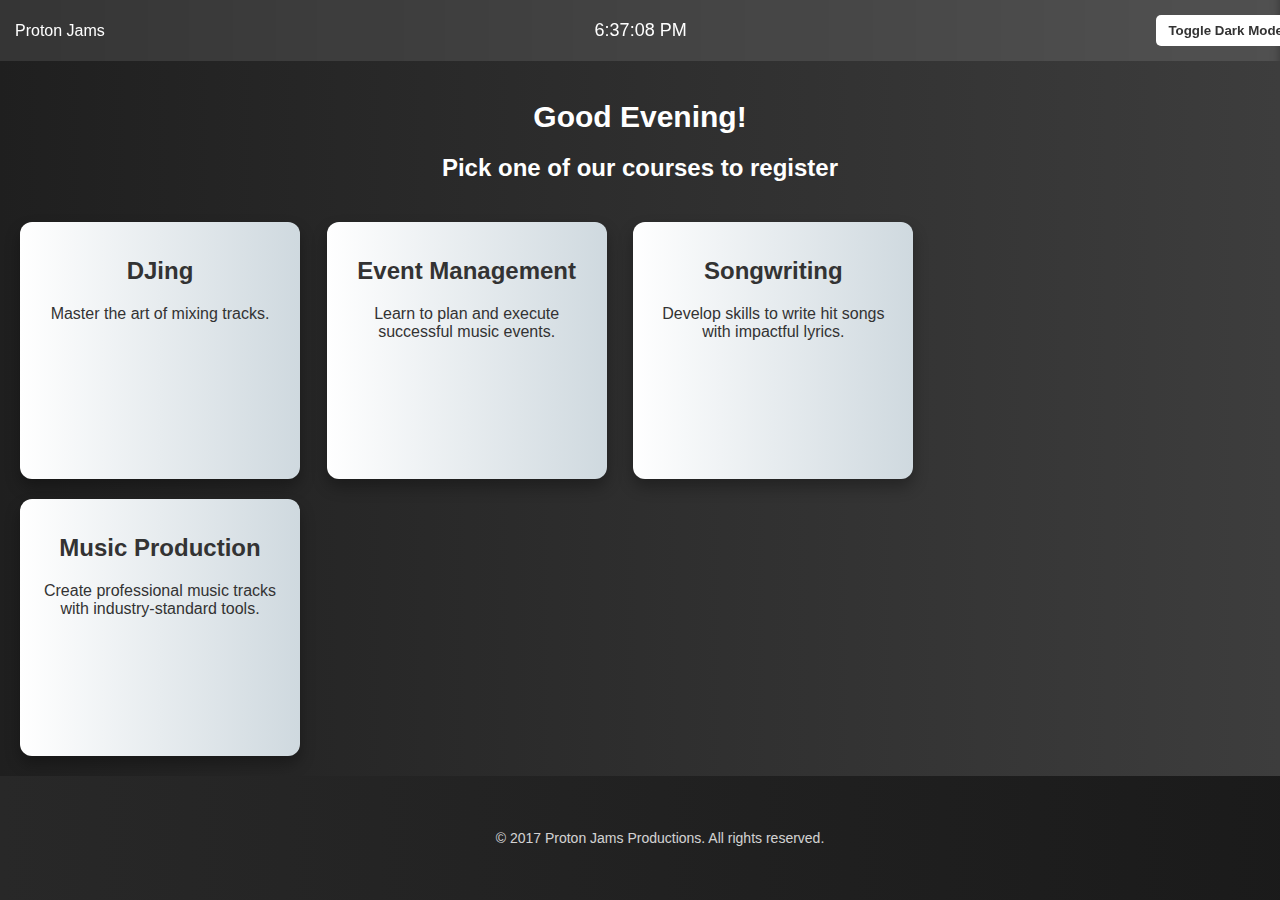
<file: courses.html>
<!DOCTYPE html>
<html lang="en">
<head>
    <meta charset="UTF-8">
    <meta name="viewport" content="width=device-width, initial-scale=1.0">
    <title>Courses - Proton Jams</title>
    <link rel="shortcut icon" href="header2.jpg" type="image/x-icon">
    <style>
        body {
            font-family: 'Poppins', sans-serif;
            background: linear-gradient(to right, #1f1f1f, #3d3d3d);
            color: #fff;
            margin: 0;
            display: flex;
            flex-direction: column;
            text-align: center;
            min-height: 100vh;
        }

        nav {
            display: flex;
            justify-content: space-between;
            align-items: center;
            width: 100%;
            padding: 15px;
            background: rgba(255, 255, 255, 0.1);
            backdrop-filter: blur(5px);
            position: fixed;
            top: 0;
            left: 0;
            z-index: 10;
        }

        #clock {
            font-size: 18px;
            margin-left: 20px;
        }

        .toggle-btn {
            background: #fff;
            color: #333;
            border: none;
            padding: 8px 12px;
            cursor: pointer;
            border-radius: 5px;
            font-weight: bold;
        }

        .dark-mode {
            background: linear-gradient(to right, #333, #555);
        }

        h1 {
            margin-top: 100px;
            font-size: 30px;
        }

        .courses-container {
            display: grid;
            grid-template-columns: repeat(auto-fit, minmax(250px, 1fr));
            gap: 20px;
            max-width: 900px;
            padding: 20px;
            justify-content: center;
            flex-grow: 1;
        }

        .course {
            width: 250px;
            height: auto;
            padding: 15px;
            background: linear-gradient(to right, #ffffff, #cfd9df);
            color: #333;
            border-radius: 12px;
            box-shadow: 0px 8px 15px rgba(0, 0, 0, 0.3);
            cursor: pointer;
            transition: transform 0.3s ease-in-out;
        }

        .course:hover {
            transform: scale(1.05);
        }

        .form-container {
            display: none;
            position: fixed;
            top: 50%;
            left: 50%;
            transform: translate(-50%, -50%);
            background: white;
            padding: 20px;
            border-radius: 10px;
            box-shadow: 0px 4px 10px rgba(0, 0, 0, 0.3);
            width: 90%;
            max-width: 400px;
            z-index: 1000;
        }

        .form-container input {
            width: 100%;
            padding: 8px;
            margin: 10px 0;
            border: 1px solid #333;
            border-radius: 5px;
        }

        .form-container button {
            padding: 10px 15px;
            border-radius: 5px;
            cursor: pointer;
        }

        /* ✨ Fixed Footer Position */
        .footer {
            background: linear-gradient(to right, #282828, #1a1a1a);
            color: #fff;
            padding: 40px 20px;
            text-align: center;
            position: relative;
            font-size: 16px;
            margin-top: auto;
            width: 100%;
        }

        .footer__bottom {
            font-size: 14px;
            opacity: 0.8;
        }
    </style>
</head>
<body>

    <nav>
        <div class="nav__logo">Proton Jams</div>
        <span id="clock"></span>
        <button class="toggle-btn" onclick="toggleDarkMode()">Toggle Dark Mode</button>
    </nav>

    <header>
        <h1 id="greetingMessage"></h1>
        <h2>Pick one of our courses to register</h2>
    </header>

    <main class="courses-container">
    <div class="course" onclick="openEnrollmentForm('DJing')">
        <h2>DJing</h2>
        <p>Master the art of mixing tracks.</p>
    </div>
    <div class="course" onclick="openEnrollmentForm('Event Management')">
        <h2>Event Management</h2>
        <p>Learn to plan and execute successful music events.</p>
    </div>
    <div class="course" onclick="openEnrollmentForm('Songwriting')">
        <h2>Songwriting</h2>
        <p>Develop skills to write hit songs with impactful lyrics.</p>
    </div>
    <div class="course" onclick="openEnrollmentForm('Music Production')">
        <h2>Music Production</h2>
        <p>Create professional music tracks with industry-standard tools.</p>
    </div>
</main>
    </main>

    <div id="formContainer" class="form-container">
        <h2>Enroll in <span id="selectedCourse"></span></h2>
        <input type="text" id="name" placeholder="Your Name" required>
        <input type="email" id="email" placeholder="Your Email" required>
        <input type="tel" id="phone" placeholder="Your Contact Number" required>
        <button onclick="validateForm()">Submit</button>
        <button onclick="closeForm()">Cancel</button>
        <p id="successMessage" style="display:none;">Enrollment Successful!</p>
    </div>

    <footer class="footer">
        <div class="footer__bottom">
            <p>&copy; 2017 Proton Jams Productions. All rights reserved.</p>
        </div>
    </footer>

    <script>
        function getGreeting() {
            let hour = new Date().getHours();
            let greeting = hour < 12 ? "Good Morning!" : hour < 18 ? "Good Afternoon!" : "Good Evening!";
            document.getElementById("greetingMessage").textContent = greeting;
        }

        function updateClock() {
            document.getElementById("clock").textContent = new Date().toLocaleTimeString();
        }

        function toggleDarkMode() {
            document.body.classList.toggle("dark-mode");
            localStorage.setItem('darkMode', document.body.classList.contains("dark-mode"));
        }

        function openEnrollmentForm(courseName) {
            document.getElementById("selectedCourse").textContent = courseName;
            document.getElementById("formContainer").style.display = "block";
        }

        function validateForm() {
            let name = document.getElementById("name").value.trim();
            let email = document.getElementById("email").value.trim();
            let phone = document.getElementById("phone").value.trim();

            if (!name || !email || !phone) {
                alert("All fields are required!");
                return;
            }
            document.getElementById("successMessage").style.display = "block";
            setTimeout(() => document.getElementById("successMessage").style.display = "none", 3000);
        }

        function closeForm() {
            document.getElementById("formContainer").style.display = "none";
        }

        window.onload = () => {
            getGreeting();
            updateClock();
            setInterval(updateClock, 1000);
            if (localStorage.getItem('darkMode') === "true") {
                document.body.classList.add("dark-mode");
            }
        };
    </script>

</body>
</html>
</file>
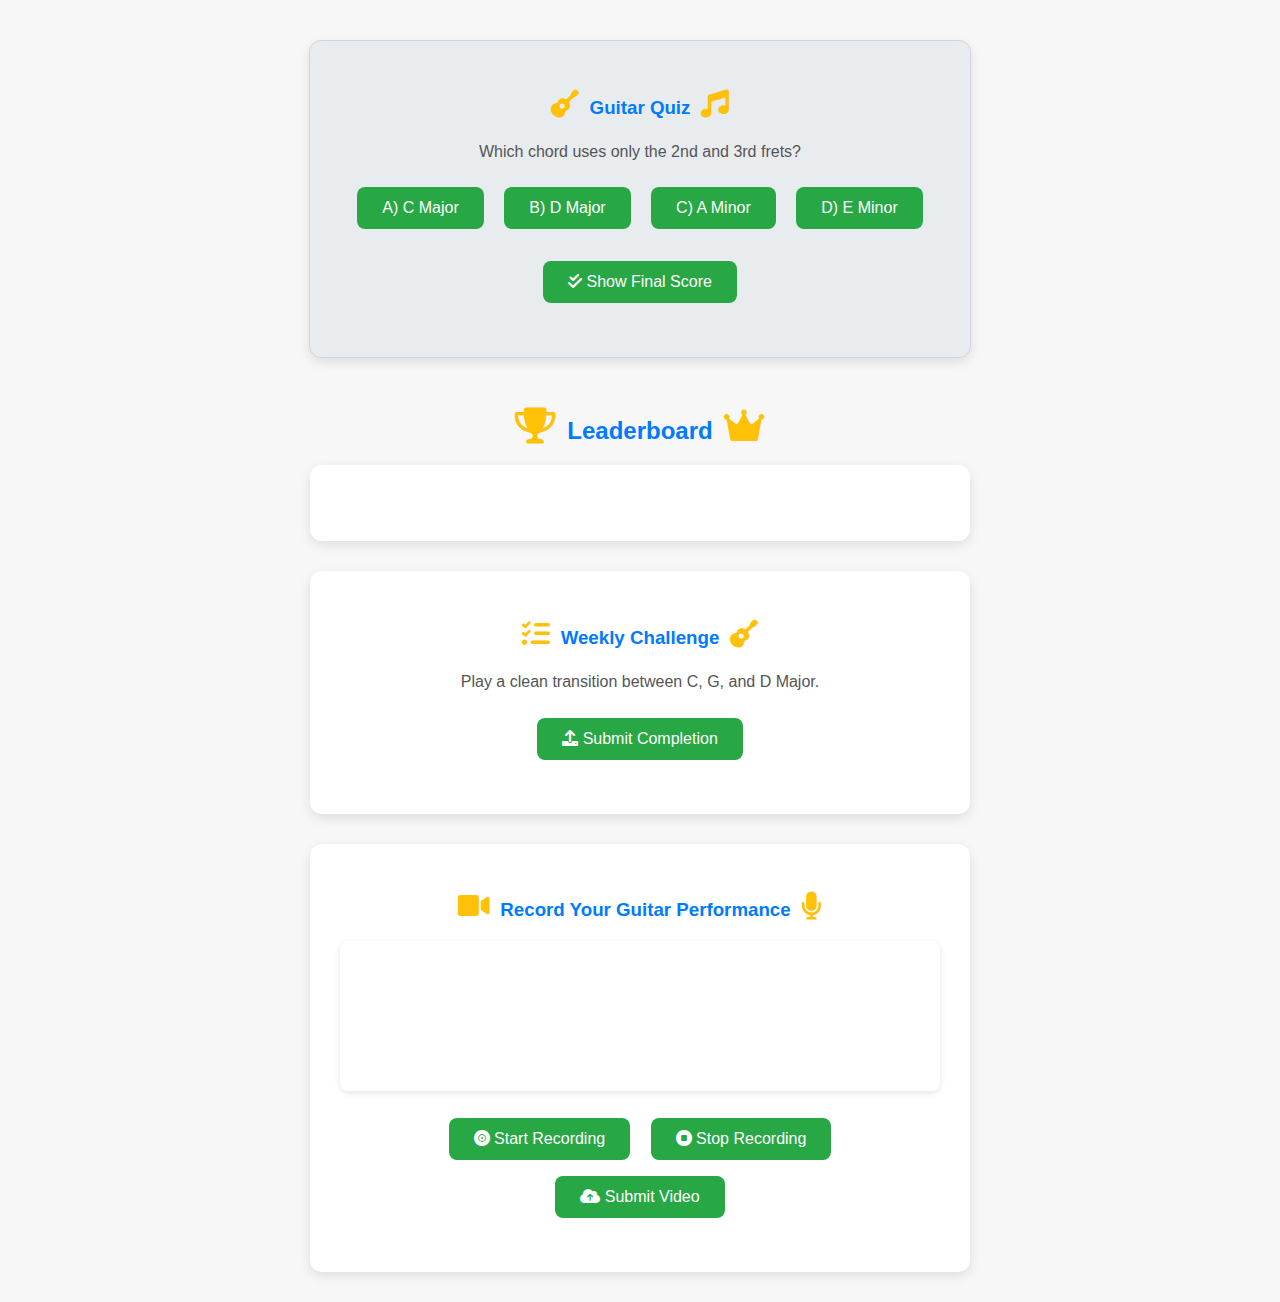
<file: Guitarintro.html>
<!DOCTYPE html>
<html lang="en">
<head>
    <meta charset="UTF-8">
    <meta name="viewport" content="width=device-width, initial-scale=1.0">
    <title>Guitar Course - Level Up Your Playing!</title>
    <link rel="stylesheet" href="https://cdnjs.cloudflare.com/ajax/libs/font-awesome/6.0.0-beta3/css/all.min.css">
    <style>
        body {
            font-family: 'Arial', sans-serif;
            background-color: #f7f7f7;
            color: #333;
            margin: 0;
            padding: 0;
            display: flex;
            flex-direction: column;
            align-items: center;
            padding-top: 40px;
        }

        .container {
            background-color: #fff;
            border-radius: 12px;
            box-shadow: 0 4px 12px rgba(0, 0, 0, 0.1);
            padding: 30px;
            margin-bottom: 30px;
            width: 90%;
            max-width: 600px;
            text-align: center;
        }

        h2, h3 {
            color: #007bff;
            margin-bottom: 20px;
        }

        p {
            line-height: 1.6;
            margin-bottom: 15px;
            color: #555;
        }

        button {
            background-color: #28a745;
            color: white;
            border: none;
            padding: 12px 25px;
            border-radius: 8px;
            cursor: pointer;
            font-size: 1em;
            transition: background-color 0.3s ease;
            margin: 8px;
        }

        button:hover {
            background-color: #1e7e34;
        }

        .badge {
            font-size: 1.2em;
            color: white;
            padding: 10px 15px;
            border-radius: 5px;
            margin-top: 10px;
            display: inline-block;
        }

        .gold { background: gold; color: #333; }
        .silver { background: silver; color: #333; }
        .bronze { background: #cd7f32; color: white; }

        #leaderboardList {
            list-style: none;
            padding: 0;
        }

        #leaderboardList li {
            padding: 10px 0;
            border-bottom: 1px solid #eee;
            display: flex;
            justify-content: space-between;
            align-items: center;
        }

        #leaderboardList li:last-child {
            border-bottom: none;
        }

        #leaderboardList li .rank {
            font-weight: bold;
            margin-right: 10px;
            color: #007bff;
        }

        #leaderboardList li .name {
            flex-grow: 1;
            text-align: left;
            color: #333;
        }

        #leaderboardList li .score {
            font-weight: bold;
            color: #28a745;
        }

        /* Video Styles */
        #video {
            width: 100%;
            max-height: 300px;
            border-radius: 8px;
            margin-bottom: 15px;
            box-shadow: 0 2px 6px rgba(0, 0, 0, 0.1);
        }

        /* Musical Enhancements */
        @keyframes pulse {
            0% { transform: scale(1); }
            50% { transform: scale(1.05); }
            100% { transform: scale(1); }
        }

        .musical-note {
            display: inline-block;
            font-size: 1.5em;
            margin: 0 5px;
            color: #ffc107; /* Goldish color */
            animation: pulse 1s infinite alternate;
        }

        .quiz-active {
            background-color: #e9ecef;
            border: 1px solid #d1d3e2;
        }

        .correct-answer {
            background-color: #d4edda;
            color: #155724;
            border: 1px solid #c3e6cb;
        }

        .wrong-answer {
            background-color: #f8d7da;
            color: #721c24;
            border: 1px solid #f5c6cb;
        }

        .challenge-submitted {
            background-color: #fff3cd;
            color: #85640a;
            border: 1px solid #ffeeba;
        }
    </style>
</head>
<body>

    <div class="container quiz-active">
        <h3><i class="fas fa-guitar musical-note"></i> Guitar Quiz <i class="fas fa-music musical-note"></i></h3>
        <p id="question">Which chord uses only the 2nd and 3rd frets?</p>
        <div id="answerButtons">
            <button onclick="checkAnswer('A', 'C Major')">A) C Major</button>
            <button onclick="checkAnswer('B', 'D Major')">B) D Major</button>
            <button onclick="checkAnswer('C', 'A Minor')">C) A Minor</button>
            <button onclick="checkAnswer('D', 'E Minor')">D) E Minor</button>
        </div>
        <p id="quizResult"></p>
        <button onclick="showScore()"><i class="fas fa-check-double"></i> Show Final Score</button>
        <p id="finalScore"></p>
    </div>

    <h2><i class="fas fa-trophy musical-note"></i> Leaderboard <i class="fas fa-crown musical-note"></i></h2>
    <div class="container">
        <ul id="leaderboardList"></ul>
    </div>

    <div class="container">
        <h3><i class="fas fa-tasks musical-note"></i> Weekly Challenge <i class="fas fa-guitar musical-note"></i></h3>
        <p id="challengeText">Play a clean transition between C, G, and D Major.</p>
        <button onclick="completeChallenge()"><i class="fas fa-upload"></i> Submit Completion</button>
        <p id="challengeBadge"></p>
    </div>

    <div class="container">
        <h3><i class="fas fa-video musical-note"></i> Record Your Guitar Performance <i class="fas fa-microphone musical-note"></i></h3>
        <video id="video" autoplay muted></video>
        <div>
            <button id="startRecord"><i class="fas fa-record-vinyl"></i> Start Recording</button>
            <button id="stopRecord" disabled><i class="fas fa-stop-circle"></i> Stop Recording</button>
        </div>
        <button onclick="uploadVideo()" disabled><i class="fas fa-cloud-upload-alt"></i> Submit Video</button>
        <p id="videoStatus"></p>
    </div>

    <script>
        // Quiz Data
        const quizQuestions = [
            {
                question: "Which chord uses only the 2nd and 3rd frets?",
                options: ["C Major", "D Major", "A Minor", "E Minor"],
                correctAnswer: "D Major"
            },
            // Add more quiz questions here!
        ];

        let currentQuestionIndex = 0;
        let score = 0;
        const questionElement = document.getElementById("question");
        const answerButtonsElement = document.getElementById("answerButtons");
        const quizResultElement = document.getElementById("quizResult");
        const finalScoreElement = document.getElementById("finalScore");

        function loadQuestion() {
            const currentQuestion = quizQuestions[currentQuestionIndex];
            questionElement.textContent = currentQuestion.question;
            answerButtonsElement.innerHTML = ""; // Clear previous buttons

            currentQuestion.options.forEach(option => {
                const button = document.createElement("button");
                button.textContent = option;
                button.onclick = () => checkAnswer(option);
                answerButtonsElement.appendChild(button);
            });
        }

        function checkAnswer(selectedAnswer) {
            const currentQuestion = quizQuestions[currentQuestionIndex];
            const resultText = selectedAnswer === currentQuestion.correctAnswer ? "Correct! <i class='fas fa-check musical-note'></i>" : Incorrect. The correct answer was ${currentQuestion.correctAnswer} <i class='fas fa-times musical-note'></i>;
            quizResultElement.innerHTML = resultText;

            const buttons = answerButtonsElement.querySelectorAll('button');
            buttons.forEach(button => {
                button.disabled = true;
                if (button.textContent === currentQuestion.correctAnswer) {
                    button.classList.add('correct-answer');
                } else if (button.textContent === selectedAnswer && selectedAnswer !== currentQuestion.correctAnswer) {
                    button.classList.add('wrong-answer');
                }
            });

            if (selectedAnswer === currentQuestion.correctAnswer) {
                score++;
            }

            // Move to the next question after a short delay
            setTimeout(() => {
                currentQuestionIndex++;
                quizResultElement.textContent = ""; // Clear result
                if (currentQuestionIndex < quizQuestions.length) {
                    loadQuestion();
                    buttons.forEach(button => {
                        button.disabled = false;
                        button.classList.remove('correct-answer', 'wrong-answer');
                    });
                } else {
                    showScore();
                }
            }, 1500);
        }

        function showScore() {
            questionElement.textContent = "Quiz Completed!";
            answerButtonsElement.innerHTML = "";
            finalScoreElement.innerHTML = Final Score: ${score}/${quizQuestions.length} <i class="fas fa-star musical-note"></i>;
            updateLeaderboard(localStorage.getItem("currentUser") || "Guest", score);
        }

        // Leaderboard
        function updateLeaderboard(player, score) {
            let leaderboard = JSON.parse(localStorage.getItem("leaderboard")) || [];
            const existingPlayerIndex = leaderboard.findIndex(p => p.name === player);

            if (existingPlayerIndex !== -1) {
                leaderboard[existingPlayerIndex].score = Math.max(leaderboard[existingPlayerIndex].score, score);
            } else {
                leaderboard.push({ name: player, score });
            }

            leaderboard.sort((a, b) => b.score - a.score);
            localStorage.setItem("leaderboard", JSON.stringify(leaderboard));
            displayLeaderboard();
        }

        function displayLeaderboard() {
            const leaderboardList = document.getElementById("leaderboardList");
            leaderboardList.innerHTML = "";
            const leaderboardData = JSON.parse(localStorage.getItem("leaderboard")) || [];

            leaderboardData.forEach((player, index) => {
                const listItem = document.createElement("li");
                listItem.innerHTML = <span class="rank">${index + 1}.</span> <span class="name">${player.name}</span> <span class="score">${player.score} pts</span>;
                leaderboardList.appendChild(listItem);
            });
        }

        displayLeaderboard(); // Load leaderboard on page load
        loadQuestion(); // Start the quiz

        // Weekly Challenge Badge System
        const challengeTextElement = document.getElementById("challengeText");
        const challengeBadgeElement = document.getElementById("challengeBadge");

        function completeChallenge() {
            challengeBadgeElement.classList.add('challenge-submitted');
            challengeBadgeElement.innerHTML = '<i class="fas fa-spinner fa-spin musical-note"></i> Submitting...';
            setTimeout(() => {
                let challengeScore = Math.floor(Math.random() * 100);
                let badgeHTML = '';
                if (challengeScore > 85) {
                    badgeHTML = '<span class="badge gold"><i class="fas fa-award"></i> Gold Badge 🥇</span>';
                } else if (challengeScore > 70) {
                    badgeHTML = '<span class="badge silver"><i class="fas fa-award"></i> Silver Badge 🥈</span>';
                } else {
                    badgeHTML = '<span class="badge bronze"><i class="fas fa-award"></i> Bronze Badge 🥉</span>';
                }

                localStorage.setItem("challengeCompleted", badgeHTML);
                challengeBadgeElement.innerHTML = badgeHTML;
                challengeBadgeElement.classList.remove('challenge-submitted');
                alert("Challenge Submitted! Badge awarded.");
            }, 2000);
        }

        // Video Submission
        let mediaRecorder;
        let recordedChunks = [];
        const videoElement = document.getElementById("video");
        const startRecordButton = document.getElementById("startRecord");
        const stopRecordButton = document.getElementById("stopRecord");
        const uploadVideoButton = document.getElementById("uploadVideo");
        const videoStatusElement = document.getElementById("videoStatus");

        navigator.mediaDevices.getUserMedia({ video: true, audio: true })
            .then(stream => {
                videoElement.srcObject = stream;
                mediaRecorder = new MediaRecorder(stream);

                mediaRecorder.ondataavailable = event => {
                    if (event.data.size > 0) {
                        recordedChunks.push(event.data);
                    }
                };

                mediaRecorder.onstop = () => {
                    const blob = new Blob(recordedChunks, { type: "video/webm" });
                    localStorage.setItem("submittedVideo", URL.createObjectURL(blob));
                    videoStatusElement.textContent = "Video recorded!";
                    uploadVideoButton.disabled = false;
                    startRecordButton.disabled = false;
                    stopRecordButton.disabled = true;
                };

                startRecordButton.onclick = () => {
                    recordedChunks = [];
                    mediaRecorder.start();
                    startRecordButton.disabled = true;
                    stopRecordButton.disabled = false;
                    uploadVideoButton.disabled = true;
                    videoStatusElement.textContent = "Recording...";
                };

                stopRecordButton.onclick = () => {
                    if (mediaRecorder && mediaRecorder.state === "recording") {
                        mediaRecorder.stop();
                        videoStatusElement.textContent = "Stopping recording...";
                    }
                };
            })
            .catch(error => {
                console.error("Error accessing media devices:", error);
                videoStatusElement.textContent = "Camera/Microphone access denied.";
                startRecordButton.disabled = true;
                stopRecordButton.disabled = true;
                uploadVideoButton.disabled = true;
            });

        function uploadVideo() {
            if (localStorage.getItem("submittedVideo")) {
                videoStatusElement.textContent = "Uploading video... <i class='fas fa-spinner fa-spin musical-note'></i>";
                setTimeout(() => {
                    alert("Video submitted successfully! (Simulated)");
                    videoStatusElement.textContent = "Video submitted!";
                    localStorage.removeItem("submittedVideo"); // Clear local storage after submission (simulated)
                    uploadVideoButton.disabled = true;
                }, 3000);
            } else {
                videoStatusElement.textContent = "Please record a video first.";
            }
        }
    </script>

</body>
</html>
</file>
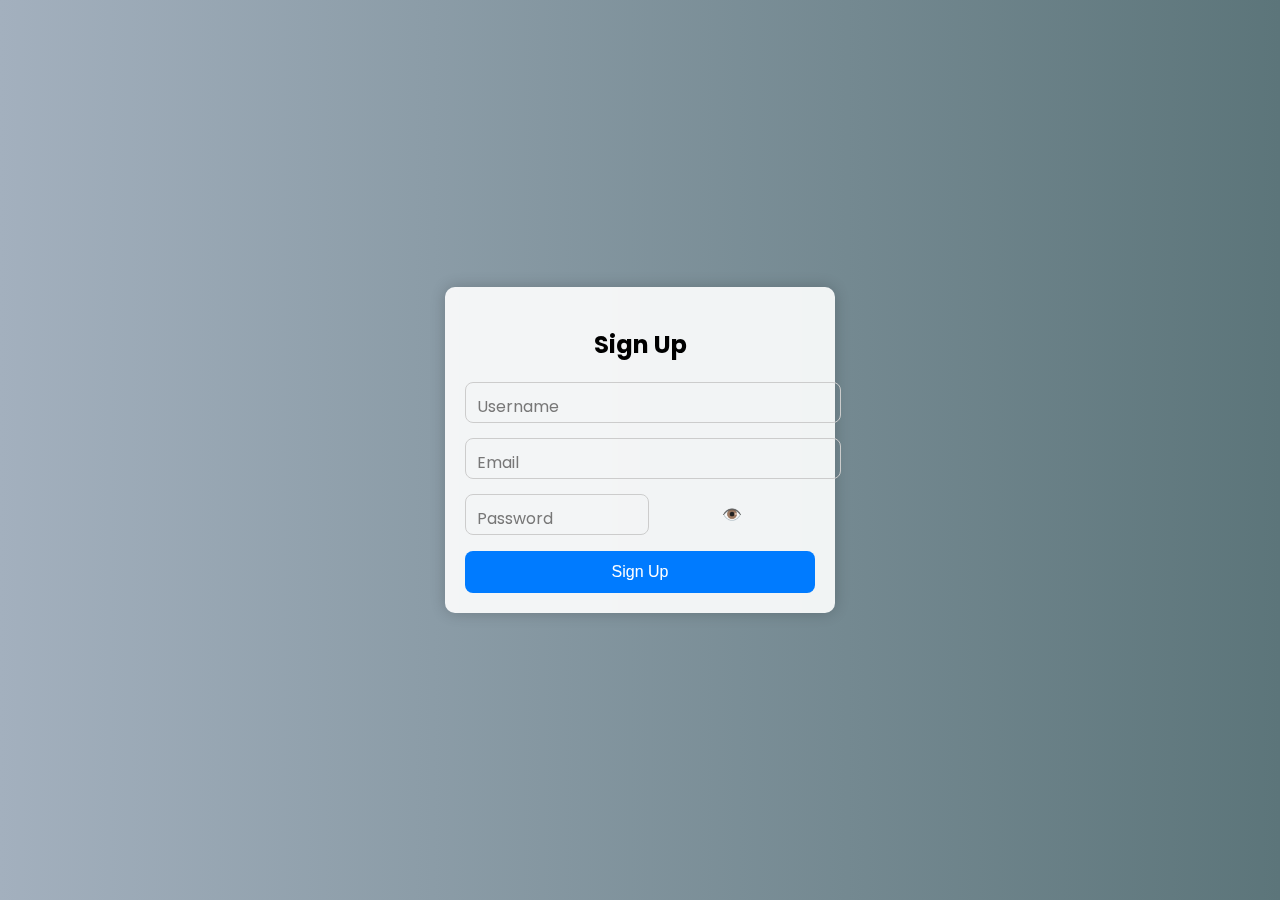
<file: signup.html>
<!DOCTYPE html>
<html lang="en">
<head>
    <meta charset="UTF-8">
    <meta name="viewport" content="width=device-width, initial-scale=1.0">
    <title>Animated Sign Up</title>
    <link href="https://fonts.googleapis.com/css2?family=Poppins:wght@300;400;600&display=swap" rel="stylesheet">
    <style>
        @keyframes fadeIn {
            from { opacity: 0; transform: translateY(-30px); }
            to { opacity: 1; transform: translateY(0); }
        }

        @keyframes bounce {
            0%, 100% { transform: scale(1); }
            50% { transform: scale(1.05); }
        }

        body {
            font-family: 'Poppins', sans-serif;
            display: flex;
            justify-content: center;
            align-items: center;
            height: 100vh;
            background: linear-gradient(to right, #a3b0be, #5c757a);
            margin: 0;
        }

        .container {
            width: 350px;
            padding: 20px;
            background: rgba(255, 255, 255, 0.9);
            box-shadow: 0px 0px 15px rgba(0, 0, 0, 0.2);
            border-radius: 10px;
            backdrop-filter: blur(10px);
            text-align: center;
            animation: fadeIn 0.8s ease-in-out;
        }

        .input-group {
            position: relative;
            margin: 15px 0;
        }

        .input-group input {
            width: 100%;
            padding: 12px;
            border-radius: 8px;
            border: 1px solid #ccc;
            background: transparent;
            transition: all 0.3s ease-in-out;
        }

        .input-group label {
            position: absolute;
            left: 12px;
            top: 12px;
            color: #777;
            transition: 0.3s;
            pointer-events: none;
        }

        .input-group input:focus + label,
        .input-group input:not(:placeholder-shown) + label {
            top: -10px;
            font-size: 12px;
            color: #007BFF;
        }

        input:focus {
            outline: none;
            border-color: #007BFF;
            box-shadow: 0px 0px 8px rgba(0, 123, 255, 0.5);
        }

        .password-container {
            display: flex;
            align-items: center;
            justify-content: space-between;
        }

        .toggle-password {
            cursor: pointer;
            font-size: 16px;
            padding: 8px;
            background: none;
            border: none;
        }

        button {
            width: 100%;
            padding: 12px;
            background: #007BFF;
            color: white;
            border: none;
            font-size: 16px;
            cursor: pointer;
            border-radius: 8px;
            transition: 0.3s;
        }

        button:hover {
            background: #0056b3;
            animation: bounce 0.3s ease-in-out;
        }

        .loading {
            display: none;
            font-size: 12px;
            color: #333;
            margin-top: 5px;
        }

        @media (max-width: 400px) {
            .container {
                width: 90%;
            }
        }
    </style>
</head>
<body>

    <div class="container">
        <h2>Sign Up</h2>
        <form id="signupForm">
            <div class="input-group">
                <input type="text" id="username" placeholder=" " required>
                <label for="username">Username</label>
            </div>

            <div class="input-group">
                <input type="email" id="email" placeholder=" " required>
                <label for="email">Email</label>
            </div>

            <div class="input-group">
                <div class="password-container">
                    <input type="password" id="password" placeholder=" " required>
                    <button type="button" class="toggle-password" onclick="togglePassword()">👁️</button>
                </div>
                <label for="password">Password</label>
            </div>

            <p class="strength" id="passwordStrength"></p>

            <button type="submit">Sign Up</button>
            <p class="loading" id="loadingText">Processing...</p>
        </form>
        <p id="successMessage" style="color: green; display: none;">Sign-up successful!</p>
    </div>

    <script>
        function togglePassword() {
            let passwordField = document.getElementById("password");
            passwordField.type = passwordField.type === "password" ? "text" : "password";
        }

        document.getElementById("password").addEventListener("input", function() {
            let password = this.value;
            let strengthMessage = document.getElementById("passwordStrength");
            if (password.length < 6) {
                strengthMessage.textContent = "Weak: Must be at least 6 characters.";
                strengthMessage.style.color = "red";
            } else if (password.match(/[A-Z]/) && password.match(/[0-9]/)) {
                strengthMessage.textContent = "Strong: Good password!";
                strengthMessage.style.color = "green";
            } else {
                strengthMessage.textContent = "Medium: Try adding numbers & uppercase letters.";
                strengthMessage.style.color = "orange";
            }
        });

        document.getElementById("signupForm").addEventListener("submit", function(event) {
            event.preventDefault();
            let loadingText = document.getElementById("loadingText");
            let button = document.querySelector("button");

            loadingText.style.display = "block";
            button.style.opacity = "0.7";
            button.disabled = true;

            setTimeout(() => {
                loadingText.style.display = "none";
                button.style.opacity = "1";
                button.disabled = false;
                document.getElementById("successMessage").style.display = "block";
            }, 2000);
        });
    </script>

</body>
</html>
</file>
